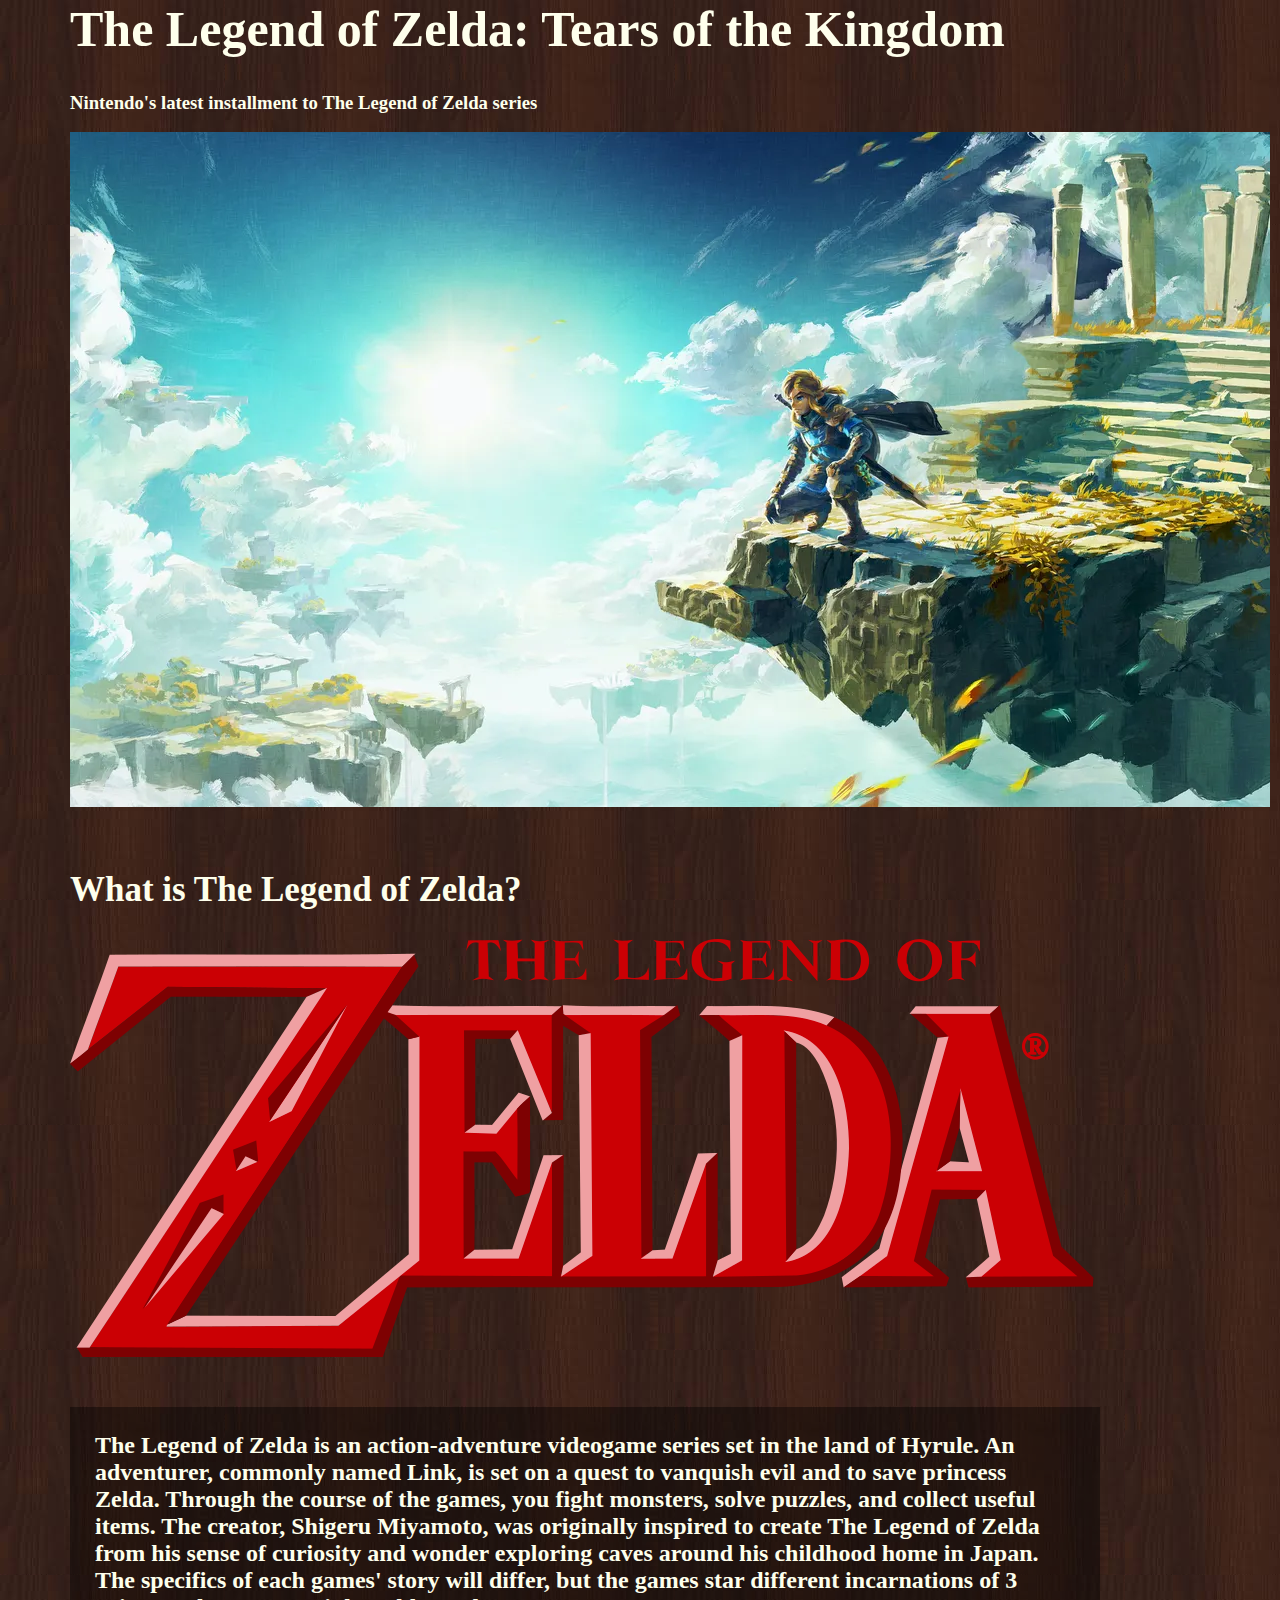
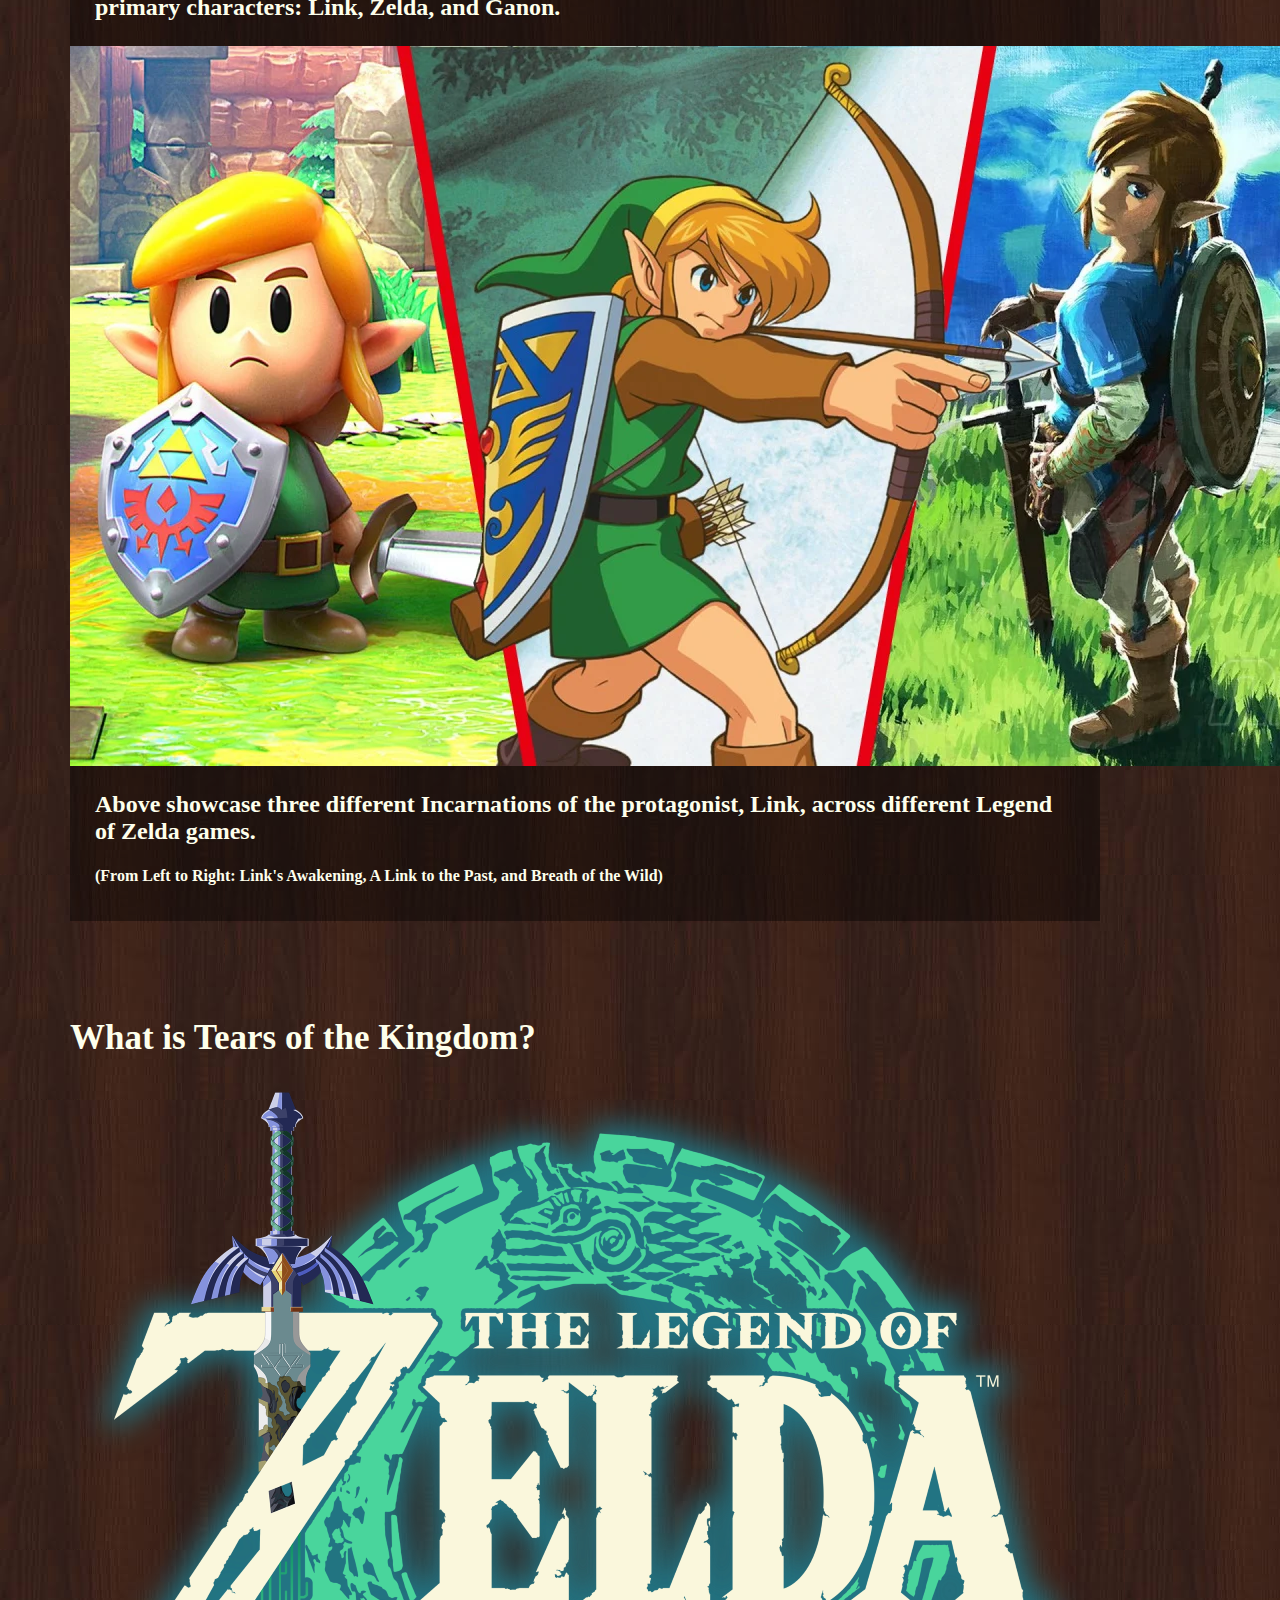
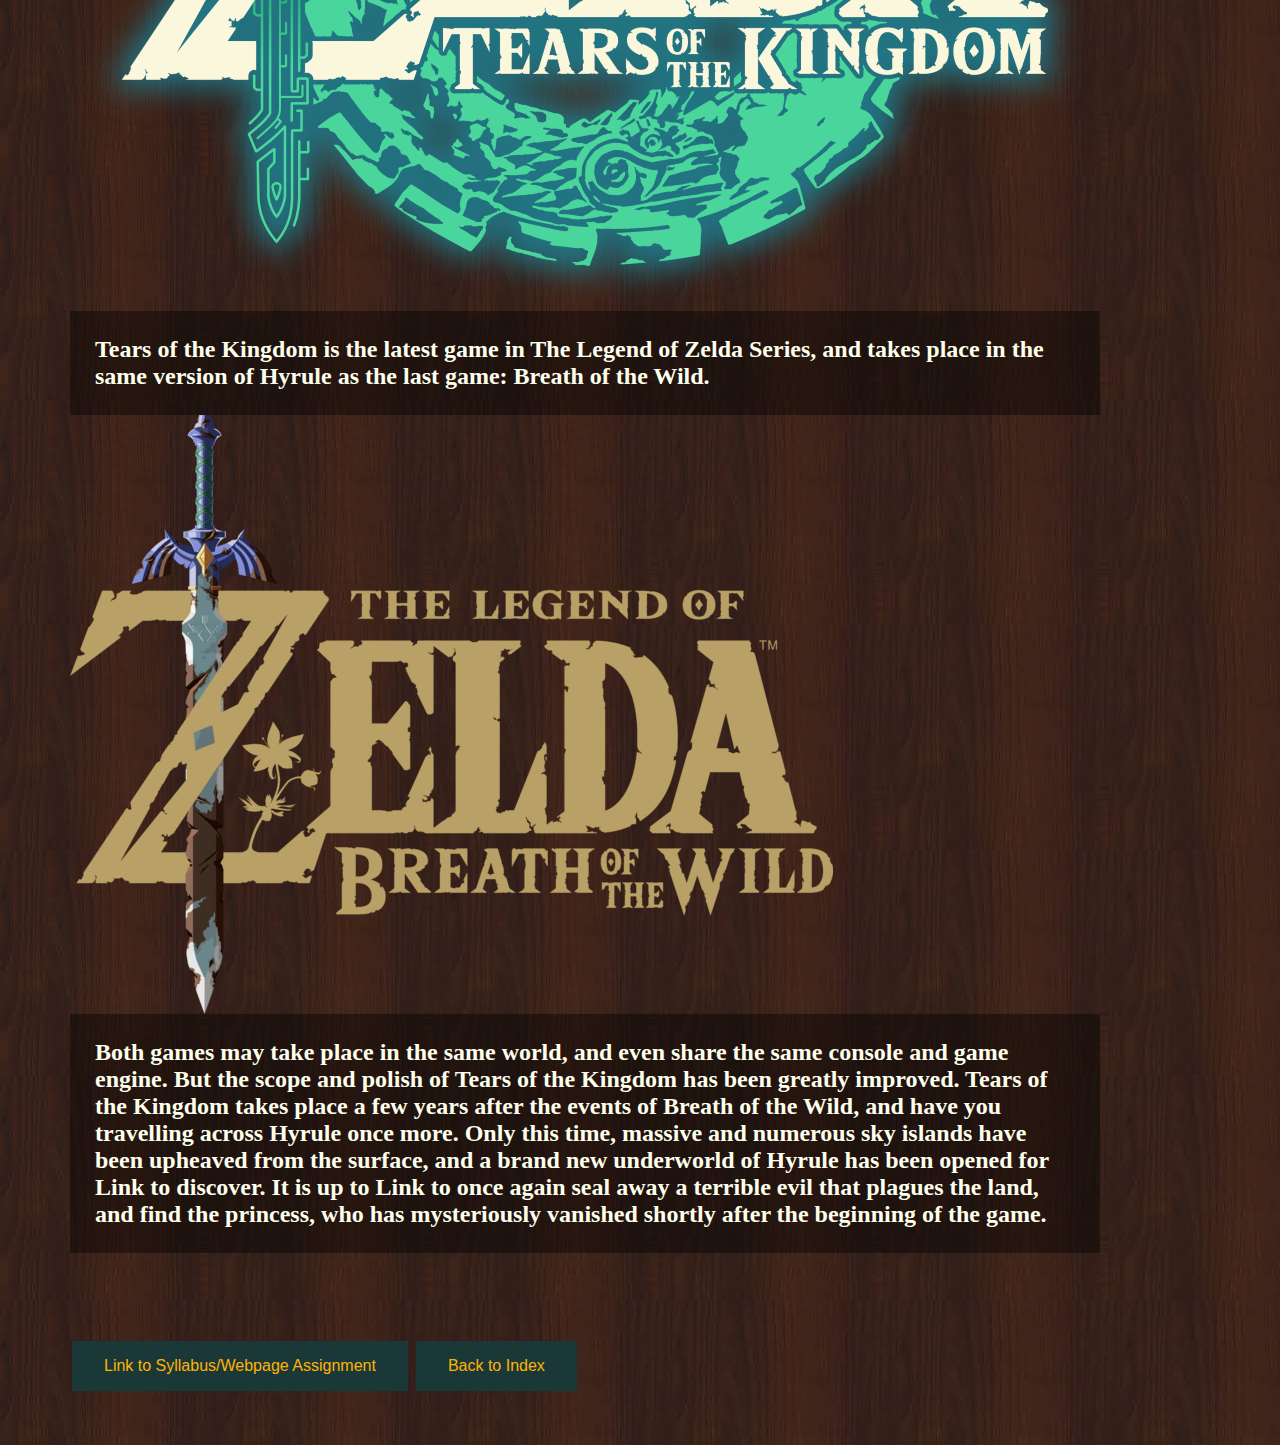
<file: webpage.html>
<DOCTYPE! html>

	<head>
		<link rel="stylesheet" href="Swift2337.css">
		<title>Swift2337's Website</title>
		<meta name="keywords" content="design, UNC, communications, new media">
		<meta http-equiv="content-type" content="text/html; charset=UTF-8">
	</head>
	
    <body>
		<h1>The Legend of Zelda: Tears of the Kingdom</h1>

		<h3>Nintendo's latest installment to The Legend of Zelda series</h3>
		
		<div>
			<img src="Media_And_Resources/switch-tloz-totk-artwork-01.webp"> </img>
		</div>
		
		<p>&nbsp </p>

		<h2>What is The Legend of Zelda?</h2>
		
		<div>
			<img src="Media_And_Resources/zeldalogo.png"> </img>
		</div>
		
		<p>&nbsp </p>
		
		<div class="box">
			<h3>The Legend of Zelda is an action-adventure videogame series set in the land of Hyrule. An adventurer, commonly named Link, is set on a quest to vanquish evil and to save princess Zelda. Through the course of the games, you fight monsters, solve puzzles, and collect useful items. The creator, Shigeru Miyamoto, was originally inspired to create The Legend of Zelda from his sense of curiosity and wonder exploring caves around his childhood home in Japan. The specifics of each games' story will differ, but the games star different incarnations of 3 primary characters: Link, Zelda, and Ganon. </h3>
		</div>
		
		<img src="Media_And_Resources/ranking-links.webp"></img>
		
		<div class="box">
			<h3>Above showcase three different Incarnations of the protagonist, Link, across different Legend of Zelda games. </h3>
			<h4 style="text-indent: 10px;">(From Left to Right: Link's Awakening, A Link to the Past, and Breath of the Wild)</h4>
		</div>
		
		<p>&nbsp </p>
		<p>&nbsp </p>
		
		<h2>What is Tears of the Kingdom?</h2>
		
			<img src="Media_And_Resources/totklogo.png"> </img>
		
		<div class="box">
			<h3>Tears of the Kingdom is the latest game in The Legend of Zelda Series, and takes place in the same version of Hyrule as the last game: Breath of the Wild.</h3>
		</div>
		
		
		<img src="Media_And_Resources/763px-BotW_NA_Logo.webp"></img>
		
		<div class="box">
			<h3>Both games may take place in the same world, and even share the same console and game engine. But the scope and polish of Tears of the Kingdom has been greatly improved. Tears of the Kingdom takes place a few years after the events of Breath of the Wild, and have you travelling across Hyrule once more. Only this time, massive and numerous sky islands have been upheaved from the surface, and a brand new underworld of Hyrule has been opened for Link to discover. It is up to Link to once again seal away a terrible evil that plagues the land, and find the princess, who has mysteriously vanished shortly after the beginning of the game.</h3>
		</div>
		
		<p>&nbsp </p>
		<p>&nbsp </p>
		
		<button class="button" href="https://uncch.instructure.com/courses/29793/assignments/syllabus">Link to Syllabus/Webpage Assignment</button>
		
		<button class="button" href="index.html">Back to Index</button>
		
		<p>&nbsp </p>
		
	</body>

</html>
</file>
<file: Swift2337.css>
body{
	color: #FEFFEC;
	font-family: "Calisto MT" serif;
	background-image: url("Media_And_Resources/woodbg.jpg");
	background-color:black;
	margin: 0px 70px;
}
h1{
	font-size:50px;
}
h2{
	font-size:35px;
}

div.box{
	background: rgb(0,0,0,0.4);
	width: 1000px;
	padding: 15px;
}

div.box h3{
	font-size:24px;
	font-weight: bold;
	margin: 10px;
}

.button{
	background-color: #1B3838;
	border: none;
  color: #FFB302;
  padding: 16px 32px;
  text-decoration: none;
  display: inline-block;
  font-size: 16px;
  margin: 4px 2px;
  transition-duration: 0.2s;
  cursor: pointer;
	
}

.button:hover{
	background-color:#FFB302;
	color: #1B3838;
}

div.totklogo{

	
}
</file>
